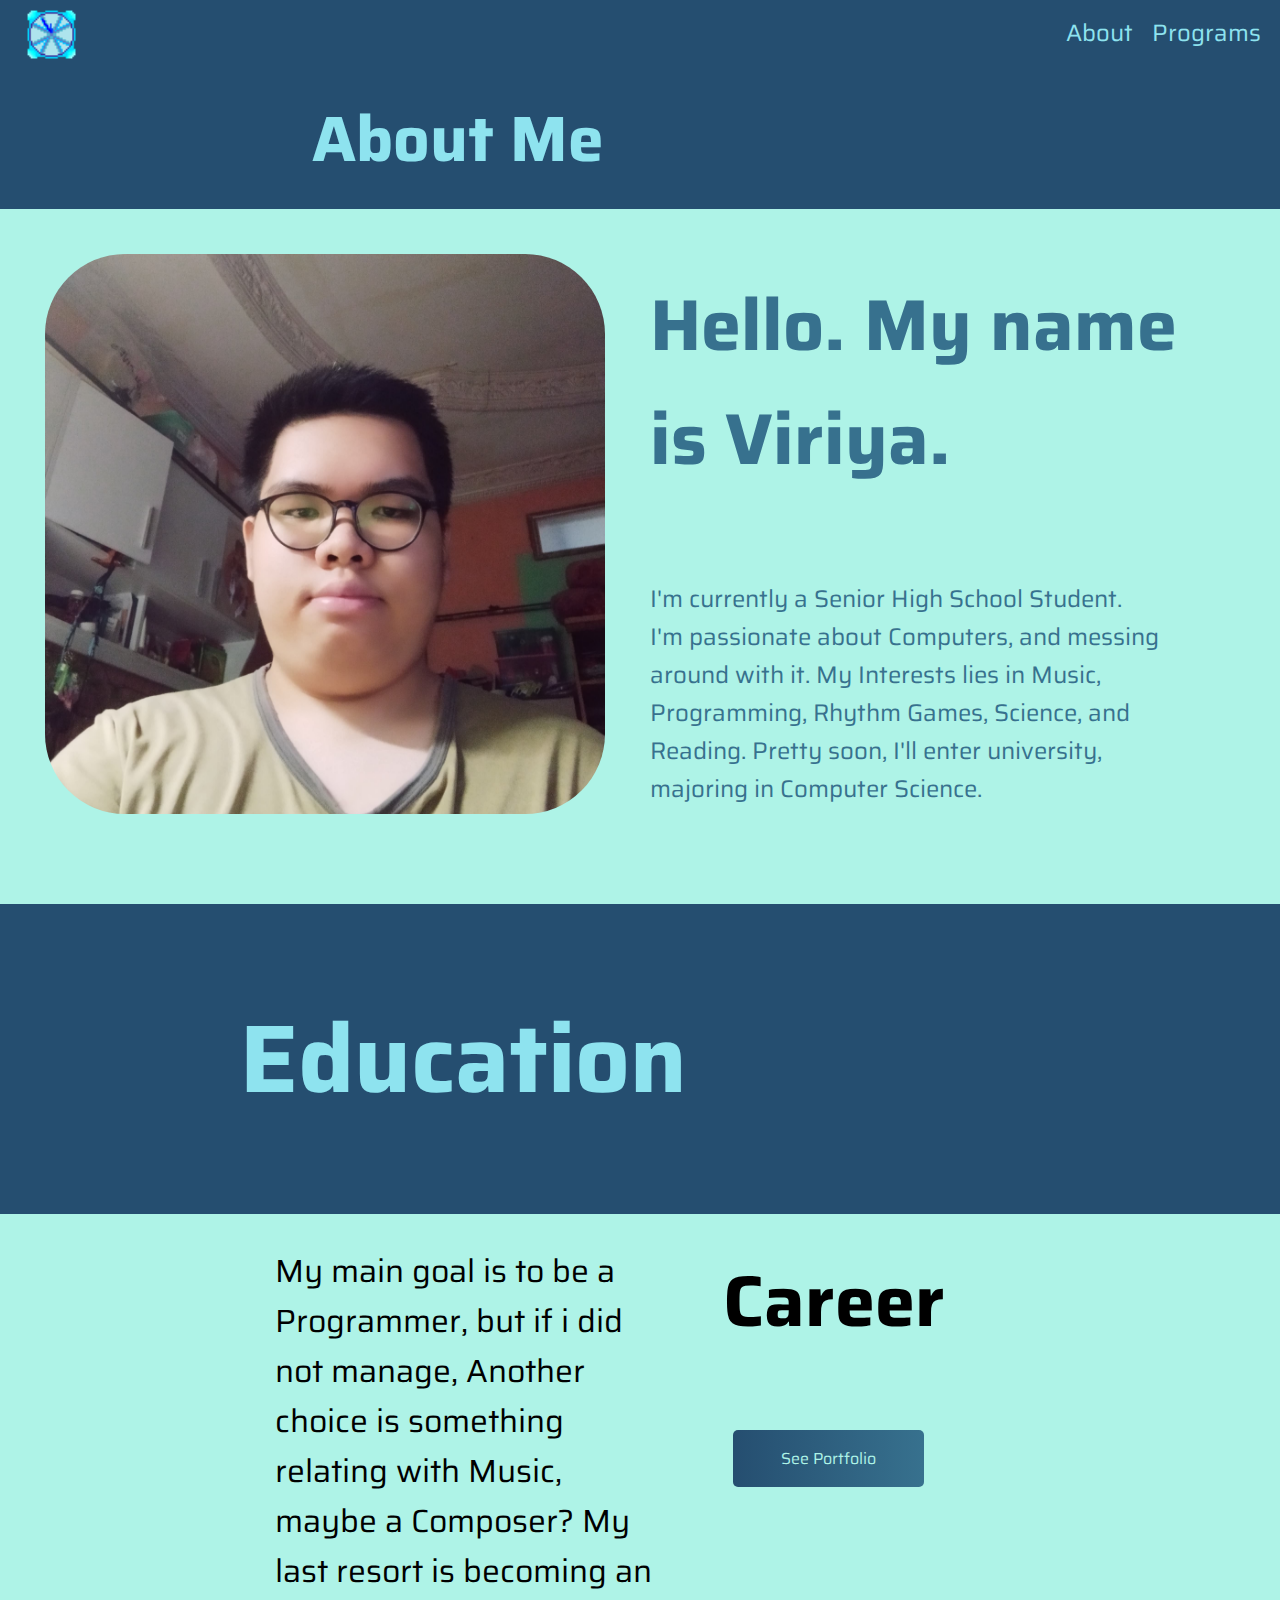
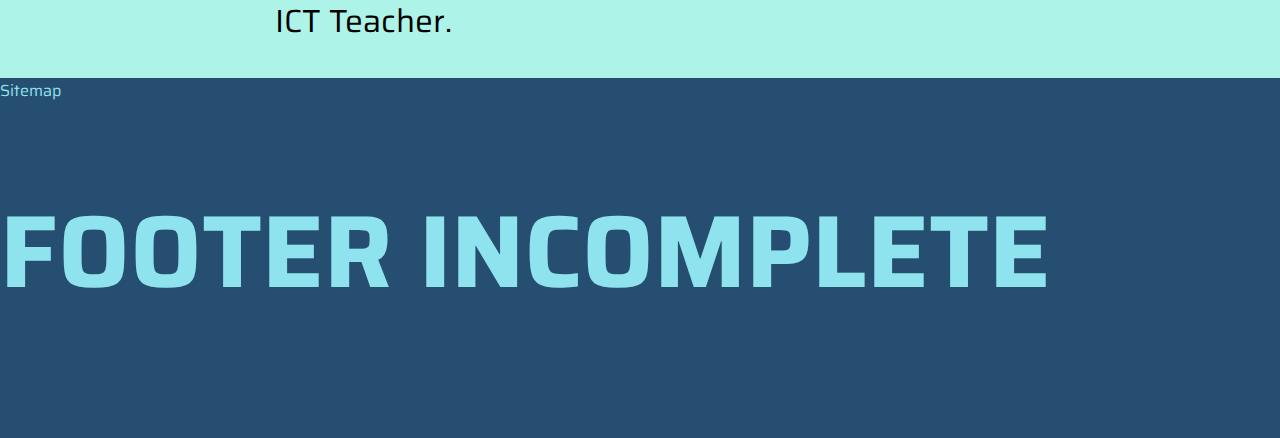
<file: index.html>
<!DOCTYPE html>
<html lang="en">
<head>
  <meta charset="UTF-8">
  <meta name="viewport" content="width=device-width, initial-scale=1.0">
  <title>Viriya's Portfolio</title>
  <link rel="preconnect" href="https://fonts.googleapis.com">
  <link rel="preconnect" href="https://fonts.gstatic.com" crossorigin>
  <link href="https://fonts.googleapis.com/css2?family=Saira:ital,wght@0,100..900;1,100..900&display=fallback" rel="stylesheet">
  <link rel="stylesheet" href="assets/css/indexCSS.css" media="screen and (orientation: landscape)">
  <link rel="icon" href="assets/images/favicon.ico">
  <link rel="script" href="assets/js/indexJS.js">
</head>
<body>
  <embed type="text/html" src="assets/header-nav.html">

  <div class="spacer"></div>

  <div class="contentBody">
    <div class="pageTitle"><h1 class="title">About Me</h1></div>
    <div class="introduction">
      <div class="selfPhoto"><img src="assets/images/selfPhoto.jpg" alt="This is supposed to be an image of myself" class="selfie"></div>
      <div class="introName"><h2>Hello. My name is Viriya.</h2></div>
      <div class="introStatus"><p>I'm currently a Senior High School Student.<br>I'm passionate about Computers, and messing around with it. My Interests lies in Music, Programming, Rhythm Games, Science, and Reading. Pretty soon, I'll enter university, majoring in Computer Science.</p></div>
    </div>
    <div class="education">
      <h2 class="educationTitle">Education</h2>
      <div class="educations">
        <div class="jhs">
          <div class="juniorHighSchoolName"></div>
          <div class="juniorHighSchoolActivities"></div>
        </div>
        <div class="shs">
          <div class="seniorHighSchoolName"></div>
          <div class="seniorHighSchoolActivities"></div>
        </div>
        <div class="uni">
          <div class="universityName"></div>
          <div class="universityActivities"></div>
        </div>
      </div>
    </div>
    <div class="careerPath">
      <div class="careerChoices"><p>My main goal is to be a Programmer, but if i did not manage, Another choice is something relating with Music, maybe a Composer? My last resort is becoming an ICT Teacher.</p></div>
      <div class="careerTitle"><h2 style="margin: 30px 0;">Career</h2></div>
      <div class="Button"><a href="portfolio/portfolio.html">See Portfolio</a></div>
    </div>
  </div>

  <footer>
    <a href="sitemap.xml">Sitemap</a>
    <h1>FOOTER INCOMPLETE</h1>
  </footer>
</body>
</html>
</file>
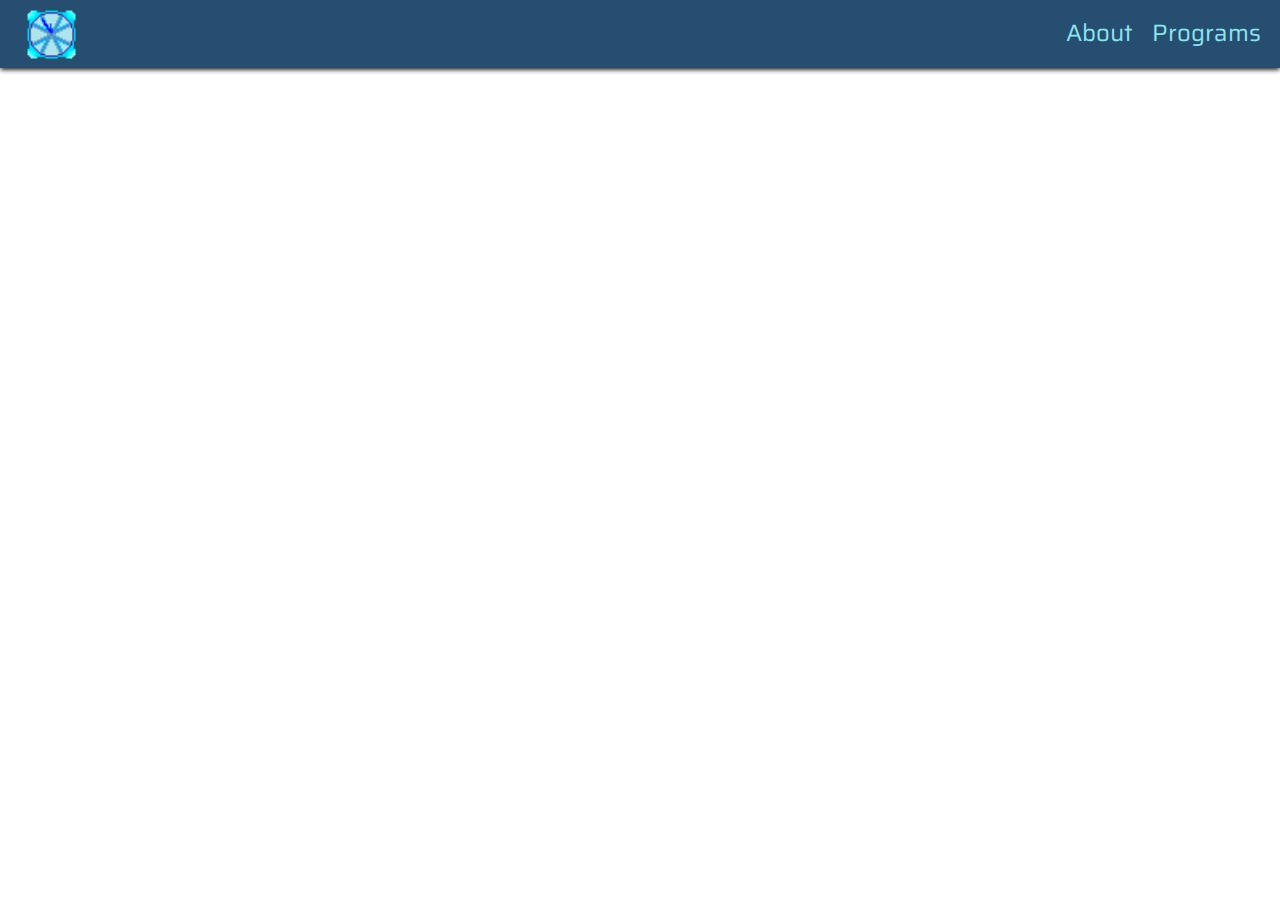
<file: portfolio.html>
<!DOCTYPE html>
<html lang="en">
<head>
  <meta charset="UTF-8">
  <meta name="viewport" content="width=device-width, initial-scale=1.0">
  <title>Portfolio</title>
  <link rel="stylesheet" href="assets/css/stylesheet.css">
  <link rel="icon" href="../images/favicon.ico">
  <link rel="script" href="assets/js/js.js">
</head>
<body>
  <embed type="text/html" src="../assets/header-nav.html">
</body>
</html>
</file>
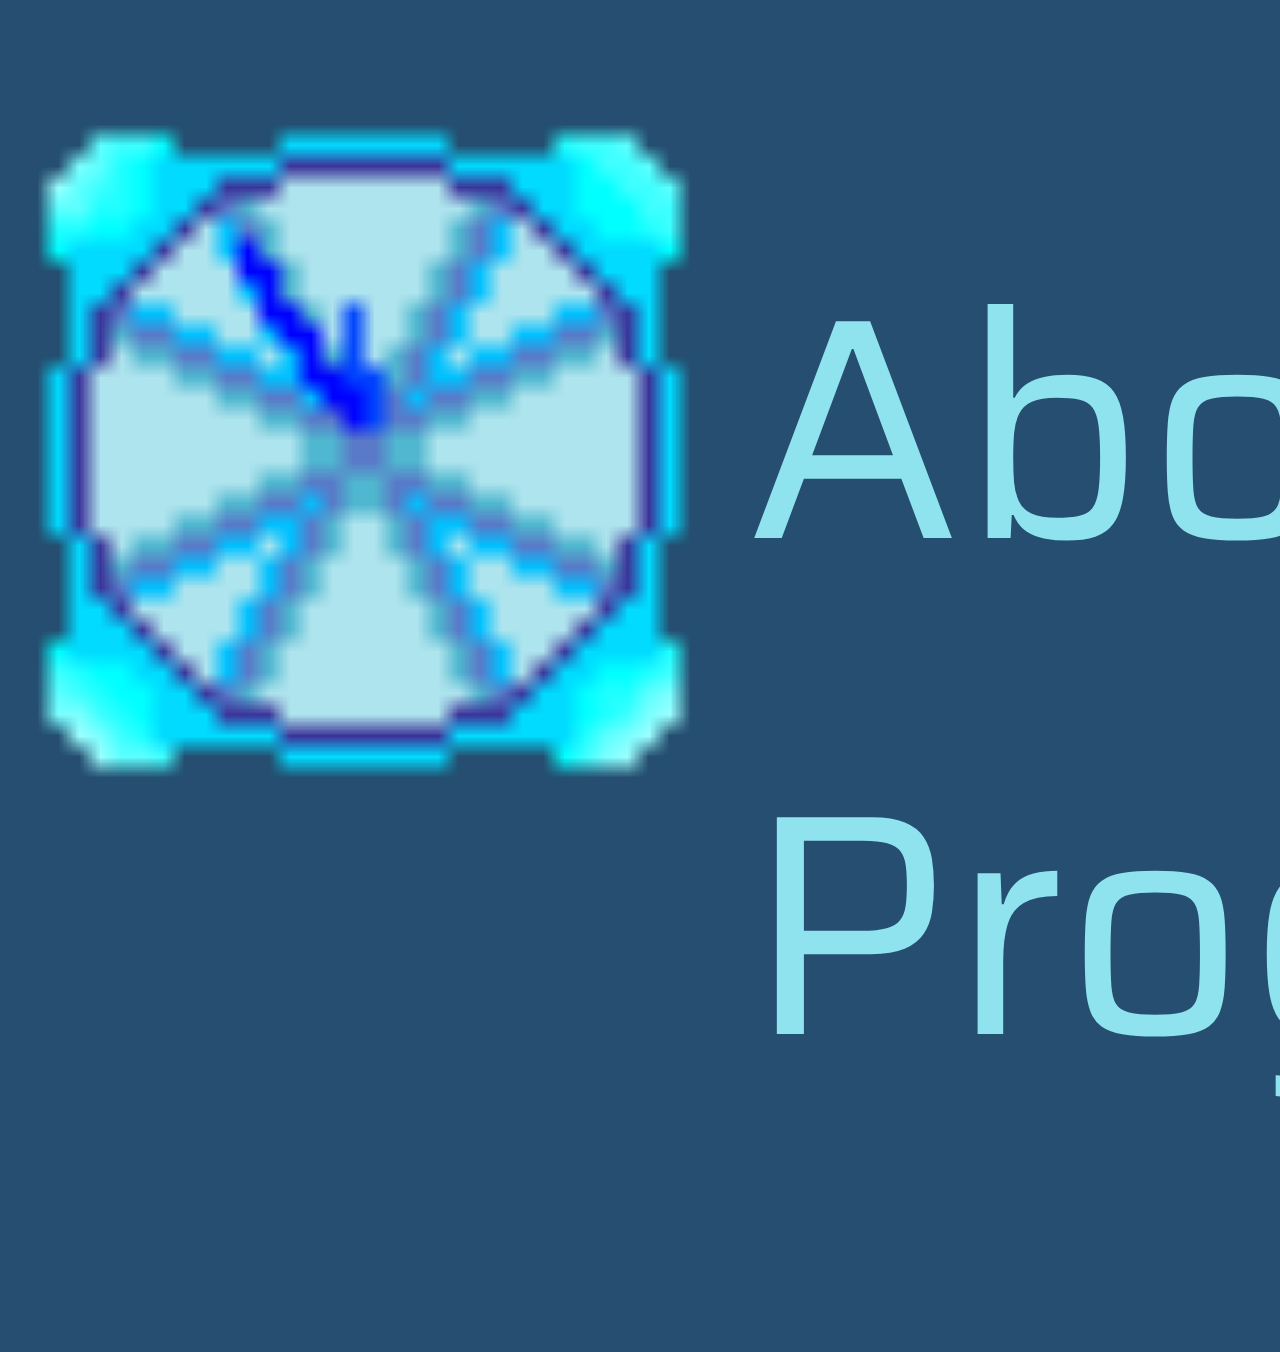
<file: assets/header-nav.html>
<!DOCTYPE html>
<html lang="en">
<head>
  <meta charset="UTF-8">
  <meta name="viewport" content="width=device-width, initial-scale=1.0">
  <link rel="preconnect" href="https://fonts.googleapis.com">
  <link rel="preconnect" href="https://fonts.gstatic.com" crossorigin>
  <link href="https://fonts.googleapis.com/css2?family=Saira:ital,wght@0,100..900;1,100..900&display=fallback" rel="stylesheet">
  <style>
  :root{
    font-family: "Saira", serif;
    font-optical-sizing: auto;
    font-weight: 400;
    font-style: normal;
    font-variation-settings:
      "wdth" 100;
    --missingColour: #FF0FF0;
    --missingBackground: #00F00F;
  }
  
  body {
    margin: 0;
    --mainBackgroundColour: #254E70;
    --mainTextColour: #8EE3EF;
    --contrast: #C33C54;
  }
  
  nav {
    display: grid;
    grid-template-columns: 1fr 1fr;
    grid-template-rows: 1fr;
    gap: 0px 0px;
    grid-auto-flow: row;
    grid-template-areas:
      ". navbarLinks";
    width: 100%;
    height: 100%;
    background-color: var(--mainBackgroundColour);
  }
  
  .navbarLinks {
    justify-self: right;
    font-size: 35vh;
    padding: 20vh 1vw;
  }
  
  .navbarLinks a {
    color: var(--mainTextColour);
    text-decoration: none;
    margin: 0 0.5vw;
    transition: font-size 350ms ease-in-out;
  }
  
  .navbarLinks a:hover {
    font-size: 37.5vh;
  }
  
  .navbarImage {
    height: 75vh;
    padding: 12.5vh 2vw;
  }
  </style>
</head>
<body>
  <nav>
    <img src="images/navbarIcon.png" class="navbarImage"> <!--Temporary Placeholder-->
    <div class="navbarLinks">
      <a href="../index.html" target="_parent">About</a>
      <a href="../programs/program.html" target="_parent">Programs</a>
    </div>
  </nav>
</body>
</html>
</file>
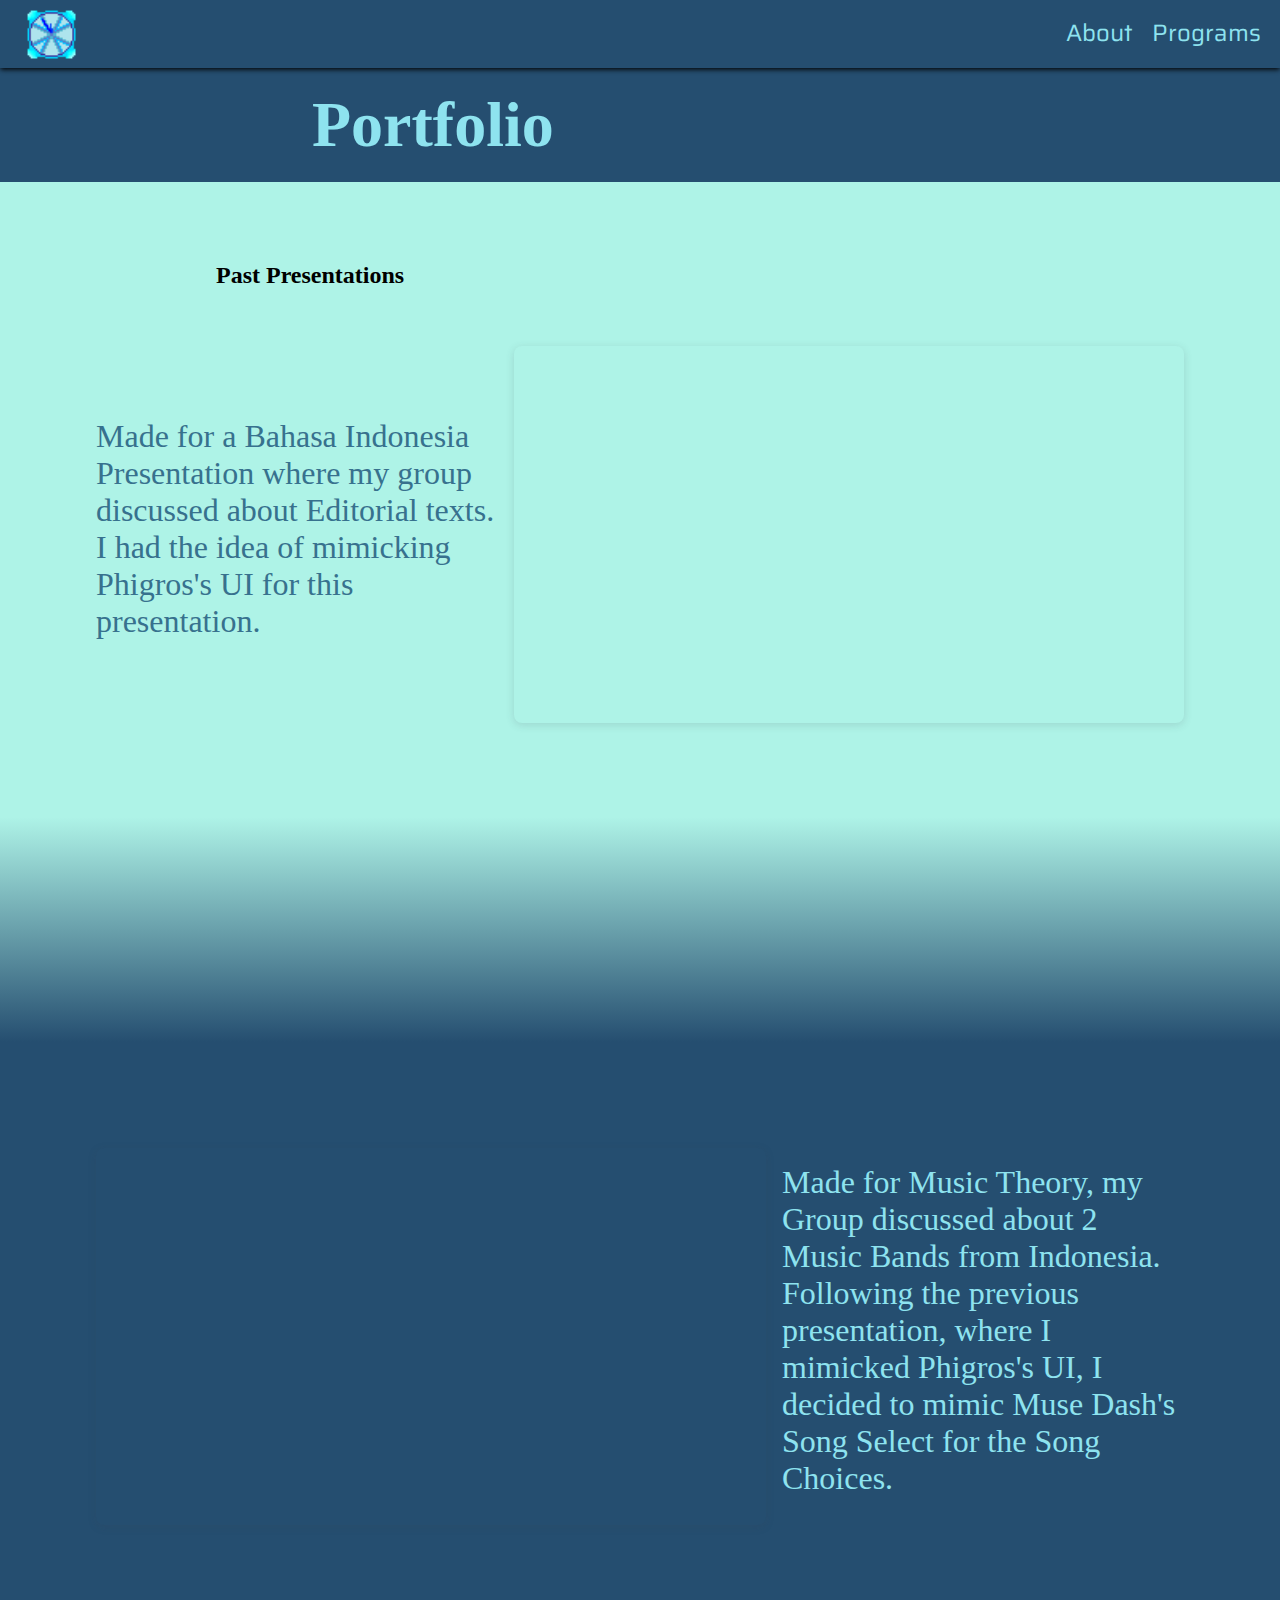
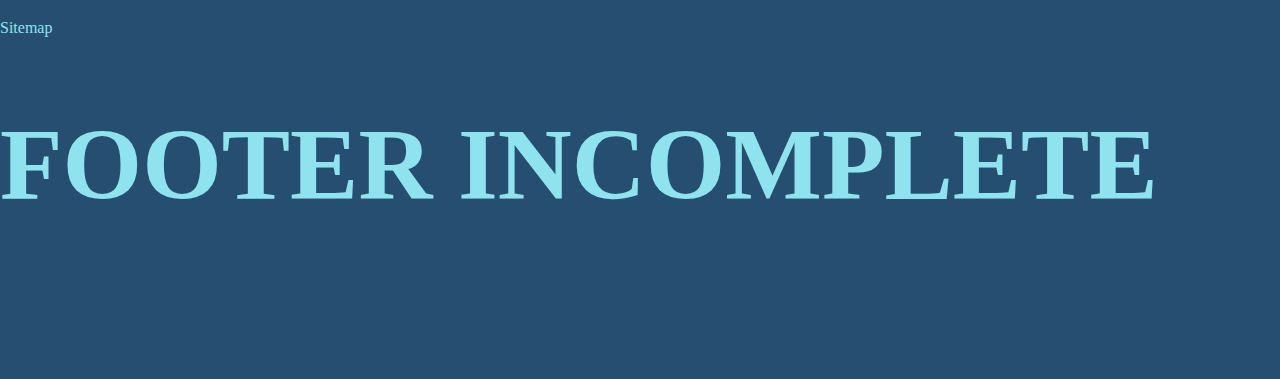
<file: portfolio/portfolio.html>
<!DOCTYPE html>
<html lang="en">
<head>
  <meta charset="UTF-8">
  <meta name="viewport" content="width=device-width, initial-scale=1.0">
  <title>Portfolio</title>
  <link rel="stylesheet" href="css/stylesheet.css">
  <link rel="icon" href="../assets/images/favicon.ico">
  <link rel="script" href="assets/js/js.js">
</head>
<body>
  <embed type="text/html" src="../assets/header-nav.html">
  <div class="spacer"></div>
  <div class="contentBody">
    <div class="pageTitle"><h1 class="title">Portfolio</h1></div>
    <section class="pastPresentations">
      <h2 class="presentationSectionTitle">Past Presentations</h2>
      <div class="presentation1">
        <div class="p1Text">
          <p>Made for a Bahasa Indonesia Presentation where my group discussed about Editorial texts.<br>I had the idea of mimicking Phigros's UI for this presentation.</p>
        </div>
        <div class="p1Content">
          <iframe loading="lazy" style="position: absolute; width: 100%; height: 100%; top: 0; left: 0; border: none; padding: 0;margin: 0;" src="https://www.canva.com/design/DAGSPe5K258/RzPqJr3PX150fj-L9GlQ1Q/view?embed" allowfullscreen="allowfullscreen" allow="fullscreen">
          </iframe>
        </div>
      </div>
      <div class="transition1-2"></div>
      <div class="presentation2">
        <div class="p2Content">
          <iframe loading="lazy" style="position: absolute; width: 100%; height: 100%; top: 0; left: 0; border: none; padding: 0;margin: 0;" src="https://www.canva.com/design/DAGSYxU98D8/b504m_1cuFfrbAqXmQT_YA/view?embed" allowfullscreen="allowfullscreen" allow="fullscreen">
          </iframe>
        </div>
        <div class="p2Text">
          <p>Made for Music Theory, my Group discussed about 2 Music Bands from Indonesia.<br>Following the previous presentation, where I mimicked Phigros's UI, I decided to mimic Muse Dash's Song Select for the Song Choices.</p>
        </div>
      </div>
      <!-- <div class="transition2-3"></div>
      <div class="presentation3">
        <div class="p3Text">
          <p>This Presentation was used in a Webinar my class held. I was in the Logistics & Operation team.</p>
        </div>
        <div class="p3Content">
          <iframe loading="lazy" style="position: absolute; width: 100%; height: 100%; top: 0; left: 0; border: none; padding: 0;margin: 0;" src="https://www.canva.com/design/DAGSkC-RKec/AAKbLCyvqlncS6hRtQwTTg/view?embed" allowfullscreen="allowfullscreen" allow="fullscreen">
          </iframe>
        </div>
      </div> -->
      <!-- <p>to be stylised properly</p> -->
      <!-- <iframe src="https://1drv.ms/p/c/6372d96ea88ba33e/IQQJktNZYLqkQ7emww_JtohgATOuqlyhbZvU9Z5IJSzBOgs" width="402" height="327" frameborder="0" scrolling="no"></iframe>
      <iframe src="https://1drv.ms/p/c/6372d96ea88ba33e/IQQnbmeNdns9Qrbs_CHi43jXAV7zzSTvJ-pNoQEokJExyJw" width="402" height="327" frameborder="0" scrolling="no"></iframe>
      <iframe src="https://1drv.ms/p/c/6372d96ea88ba33e/IQTMOH9UjvNxQZf-B1y6uVJuAQxc1UZV0QXDoeLMHgiUN0A" width="402" height="327" frameborder="0" scrolling="no"></iframe>
      <iframe src="https://1drv.ms/p/c/6372d96ea88ba33e/IQSG81GwekzPSbpZcQvQTOO6AZHad4BV_FgwMSmz3d6x9oY" width="402" height="327" frameborder="0" scrolling="no"></iframe>
      <iframe src="https://1drv.ms/p/c/6372d96ea88ba33e/IQTC98ffvf82SoZShFmYRIV-AWXMI0k8bJqfm51im72pnsY" width="402" height="327" frameborder="0" scrolling="no"></iframe>
      <iframe src="https://1drv.ms/p/c/6372d96ea88ba33e/IQTiki9XPPngRKbopApmd5wUATSlgORBpAMCIrsmnomg_5M" width="402" height="327" frameborder="0" scrolling="no"></iframe>
      <iframe src="https://1drv.ms/p/c/6372d96ea88ba33e/IQTprt4MAj_7QLJD0s2yxy03AZFbOqFRDLuUdeIZpb2xpUQ" width="402" height="327" frameborder="0" scrolling="no"></iframe>
      <iframe src="https://1drv.ms/p/c/6372d96ea88ba33e/IQRfvo_s1eYvS4x1G-O45gBGAaNRmSusmtQC7t4xnOLkM8s" width="402" height="327" frameborder="0" scrolling="no"></iframe>
      <iframe src="https://1drv.ms/p/c/6372d96ea88ba33e/IQRqqpKQEvImQo2xHHOUFy7iAYQ89DuVCVUpwFos9HMBsuA" width="402" height="327" frameborder="0" scrolling="no"></iframe>
      <iframe src="https://1drv.ms/p/c/6372d96ea88ba33e/IQQnVwySTJ12SJV-B-oK_82QAZ3H0_cNzH9cuJH2VEwT3TM" width="402" height="327" frameborder="0" scrolling="no"></iframe>
      <iframe src="https://1drv.ms/p/c/6372d96ea88ba33e/IQR2qXBA1u44SoYjOwwy2f3uAYyBS9XQXgFZMOKoGRm7iQw" width="402" height="327" frameborder="0" scrolling="no"></iframe>
      <iframe src="https://1drv.ms/p/c/6372d96ea88ba33e/IQTD_59soMzlTYydIIDuGa37AcTsupOT2InGcp7gvxXBWeE" width="402" height="327" frameborder="0" scrolling="no"></iframe>
      <iframe src="https://1drv.ms/p/c/6372d96ea88ba33e/IQTD_59soMzlTYydIIDuGa37AcTsupOT2InGcp7gvxXBWeE" width="402" height="327" frameborder="0" scrolling="no"></iframe>
      <iframe src="https://1drv.ms/p/c/6372d96ea88ba33e/IQSPdEEqfqYvRLnqEeKuZSESAdgmaShWq84GRez-NGlNIVs" width="402" height="327" frameborder="0" scrolling="no"></iframe>
      <iframe src="https://1drv.ms/p/c/6372d96ea88ba33e/IQQr9y7D36x8T5xp-PqMKfyfAcPzsvl00ppbRgYksDvSyQg" width="402" height="327" frameborder="0" scrolling="no"></iframe> -->
    </div>
  </div>

  <footer>
    <a href="sitemap.xml">Sitemap</a>
    <h1>FOOTER INCOMPLETE</h1>
  </footer>
</body>
</html>
</file>
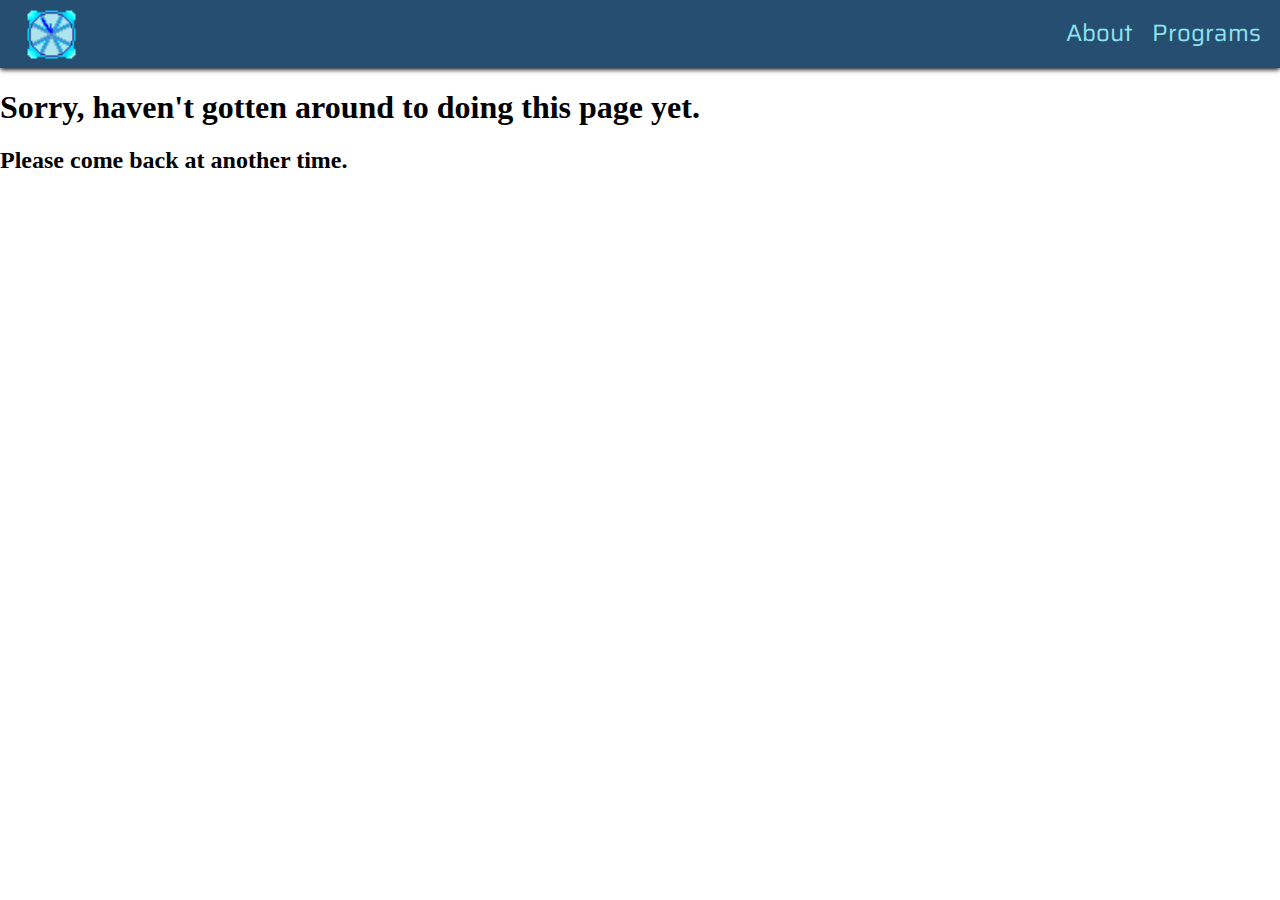
<file: programs/program.html>
<!DOCTYPE html>
<html lang="en">
<head>
  <meta charset="UTF-8">
  <meta name="viewport" content="width=device-width, initial-scale=1.0">
  <title>Programs I've Made</title>
  <link rel="stylesheet" href="css/stylesheet.css">
  <link rel="icon" href="../assets/images/favicon.ico">
  <link rel="script" href="assets/js/js.js">
</head>
<body>
  <embed type="text/html" src="../assets/header-nav.html">
  <div class="spacer"></div>
  <h1>Sorry, haven't gotten around to doing this page yet.</h1>
  <h2>Please come back at another time.</h2>
</body>
</html>
</file>
<file: assets/css/indexCSS.css>
:root{
  font-family: "Saira", serif;
  font-optical-sizing: auto;
  font-weight: 400;
  font-style: normal;
  font-variation-settings:
    "wdth" 100;
  --missingColour: #FF0FF0;
  --missingBackground: #00F00F;
  font-size: 16px;
}

body {
  --mainBackgroundColour: #254E70;
  --mainTextColour: #8EE3EF;
  --secondaryBackgroundColour: #AEF3E7;
  --secondaryTextColour: #37718E;
  --contrast: #C33C54;
  margin: 0;
}

embed{
  width: 100vw;
  height: clamp(65px, 7.5dvh, 100px);
  position: fixed;
  z-index: 999;
}

.spacer {
  height: clamp(65px, 7.5dvh, 100px);
  background-color: var(--mainBackgroundColour, #00F00F);
}

.contentBody {
  display: grid;
  gap: 0px 0px;
  grid-auto-flow: row;
  grid-template-areas:
    "pageTitle"
    "introduction"
    "education"
    "careerPath";
}

.pageTitle {
  justify-self: center;
  grid-area: pageTitle;
  width: 100%;
  height: max-content;
  color: var(--mainTextColour, #FF0FF0);
  background-color: var(--mainBackgroundColour, #00F00F);
}

.title {
  position: relative;
  font-size: 4rem;
  left: calc(25vw - 0.5rem);
  width: max-content;
  margin: 1.25rem 0;
}

.introduction {
  display: grid;
  grid-template-columns: 1fr 1fr;
  grid-template-rows: 1fr 1fr;
  gap: 0px 0px;
  grid-auto-flow: row;
  grid-template-areas:
  "selfPhoto introName"
  "selfPhoto introStatus";
  justify-self: center;
  grid-area: introduction;
  width: 100%;
  background-color: var(--secondaryBackgroundColour);
}

.selfPhoto {
  justify-self: end;
  display: flex;
  justify-content: end;
  grid-area: selfPhoto;
  max-width: 43.75vw;
  height: max-content;
  margin: 5vh;
}

.selfie {
  max-width: 43.75vw;
  height: 35rem;
  object-fit: cover;
  aspect-ratio: 1 / 1;
  border-radius: 5rem;
}

.introName {
  justify-self: start;
  display: flex;
  align-content: end;
  grid-area: introName;
  width: 87.5%;
  color: var(--secondaryTextColour);
  font-size: 3rem;
}

.introStatus {
  justify-self: start;
  align-self: start;
  grid-area: introStatus;
  width: 87.5%;
  color: var(--secondaryTextColour);
  font-size: 1.5rem;
}

.education {
  justify-self: center;
  grid-area: education;
  width: 100%;
  background-color: var(--mainBackgroundColour);
}

.educationTitle {
  color: var(--mainTextColour);
  position: relative;
  width: max-content;
  left: 18.75%;
  font-size: 6rem;
}

.educations {
  display: grid;
  grid-template-columns: 1fr 1fr 1fr;
  grid-template-rows: 1fr;
  gap: 0px 2%;
  grid-auto-flow: row;
  grid-template-areas:
    "jhs shs uni";
}

.jhs {
  display: grid;
  grid-template-columns: 1fr;
  grid-template-rows: 1fr 1fr;
  gap: 0px 0px;
  grid-auto-flow: row;
  grid-template-areas:
    "juniorHighSchoolName"
    "juniorHighSchoolActivities";
  grid-area: jhs;
}

.juniorHighSchoolName { grid-area: juniorHighSchoolName; }

.juniorHighSchoolActivities { grid-area: juniorHighSchoolActivities; }

.shs {  display: grid;
  grid-template-columns: 1fr;
  grid-template-rows: 1fr 1fr;
  gap: 0px 0px;
  grid-auto-flow: row;
  grid-template-areas:
    "seniorHighSchoolName"
    "seniorHighSchoolActivities";
  grid-area: shs;
}

.seniorHighSchoolName { grid-area: seniorHighSchoolName; }

.seniorHighSchoolActivities { grid-area: seniorHighSchoolActivities; }

.uni {  display: grid;
  grid-template-columns: 1fr;
  grid-template-rows: 1fr 1fr;
  gap: 0px 0px;
  grid-auto-flow: row;
  grid-template-areas:
    "universityName"
    "universityActivities";
  grid-area: uni;
}

.universityName { grid-area: universityName; }

.universityActivities { grid-area: universityActivities; }

.educationBackground {
  color: var(--mainTextColour);
  position: relative;
  width: 87.5%;
  left: 6.25%;
  text-indent: 6.25%;
  font-size: 3rem;
  word-wrap: break-word;
}

.careerPath {  
  display: grid;
  grid-template-columns: 1.3fr 1fr;
  grid-template-rows: 1fr 1fr;
  gap: 0px 0px;
  grid-auto-flow: row;
  grid-template-areas:
    "careerChoices careerTitle"
    "careerChoices Button";
  justify-self: center;
  grid-area: careerPath;
  width: 100%;
  background-color: var(--secondaryBackgroundColour);
}

.careerChoices {
  justify-self: end;
  grid-area: careerChoices;
  width: 30vw;
  font-size: 2rem;
  margin-right: 5vw;
}

.careerTitle {
  justify-self: start;
  grid-area: careerTitle;
  font-size: 3rem;
}

.Button {
  position: relative;
  justify-self: start;
  grid-area: Button;
  width: max-content;
  height: max-content;
  left: 10px;
}

.Button a {
  padding: 1rem 3rem;
  background: linear-gradient(to right, #254E70, #37718E);
  border-radius: 5px;
  z-index: 0;
  cursor: pointer;
  color: var(--secondaryBackgroundColour);
  transition: border-radius 250ms ease-in-out, font-size 400ms ease-in-out;
  text-decoration: none;
}

.Button a:hover {
  border-radius: 15px;
  font-size: 125%;
}

footer {
  background-color: var(--mainBackgroundColour);
  height: 40vh;
}

footer a {
  text-decoration: none;
  color: var(--mainTextColour);
}

footer h1 {
  font-size: 8vw;
  color: var(--mainTextColour);
}
</file>
<file: assets/css/stylesheet.css>
body{
  margin: 0;
}

embed{
  width: 100vw;
  height: clamp(65px, 7.5dvh, 100px);
  box-shadow: 0 0.25dvh clamp(5px, 0.1rem, 25px) 0.01rem #000000;
  position: fixed;
}
</file>
<file: portfolio/css/stylesheet.css>
:root{
  font-family: "Saira", serif;
  font-optical-sizing: auto;
  font-weight: 400;
  font-style: normal;
  font-variation-settings:
    "wdth" 100;
  --missingColour: #FF0FF0;
  --missingBackground: #00F00F;
  font-size: 16px;
}

body {
  --mainBackgroundColour: #254E70;
  --mainTextColour: #8EE3EF;
  --secondaryBackgroundColour: #AEF3E7;
  --secondaryTextColour: #37718E;
  --contrast: #C33C54;
  margin: 0;
}

embed{
  width: 100vw;
  height: clamp(65px, 7.5dvh, 100px);
  box-shadow: 0 0.25dvh clamp(5px, 0.1rem, 25px) 0.01rem #000000;
  position: fixed;
  z-index: 999;
}

.spacer {
  height: clamp(65px, 7.5dvh, 100px);
  background-color: var(--mainBackgroundColour, #00F00F);
}

.contentBody {  display: grid;
  gap: 0px 0px;
  grid-auto-flow: row;
  grid-template-areas:
    "pageTitle"
    "pastPresentations";
}

.pageTitle {
  justify-self: center;
  grid-area: pageTitle;
  width: 100%;
  height: max-content;
  color: var(--mainTextColour, #FF0FF0);
  background-color: var(--mainBackgroundColour, #00F00F);
}

.title {
  position: relative;
  font-size: 4rem;
  left: calc(25vw - 0.5rem);
  width: max-content;
  margin: 1.25rem 0;
}

.pastPresentations {  display: grid;
  gap: 0px 0px;
  grid-auto-flow: row;
  grid-template-areas:
    "presentationSectionTitle"
    "presentation1"
    "transition1-2"
    "presentation2"
    "transition2-3"
    "presentation3";
  grid-area: pastPresentations;
}

.presentationSectionTitle {
  grid-area: presentationSectionTitle;
  padding: 5rem calc(7.5rem + 7.5%) 2rem;
  margin: 0;
  background-color: var(--secondaryBackgroundColour);
}

.presentation1 {  display: grid;
  grid-template-columns: 0.75fr 1.25fr;
  grid-template-rows: 1fr;
  gap: 0px 1rem;
  grid-auto-flow: row;
  grid-template-areas:
    "p1Text p1Content";
  grid-area: presentation1;
  background-color: var(--secondaryBackgroundColour);
  padding: 0 7.5% 5rem;
}

.p1Text {
  grid-area: p1Text;
  color: var(--secondaryTextColour);
  align-content: center;
  font-size: 2rem;
}

.p1Content {
  grid-area: p1Content;
  position: relative;
  width: 100%;
  height: 0;
  padding-top: 56.2500%;
  padding-bottom: 0;
  box-shadow: 0 2px 8px 0 rgba(63,69,81,0.16);
  margin-top: 1.6em; 
  margin-bottom: 0.9em; 
  overflow: hidden; 
  border-radius: 8px; 
  will-change: transform;
}

.transition1-2 {
  height: 25vh;
  margin: 0; padding: 0;
  background: linear-gradient(to bottom, #AEF3E7, #254E70);
}

.presentation2 {  display: grid;
  grid-template-columns: 1.25fr 0.75fr;
  grid-template-rows: 1fr;
  gap: 0px 1rem;
  grid-auto-flow: row;
  grid-template-areas:
  "p2Content p2Text";
  grid-area: presentation2;
  background-color: var(--mainBackgroundColour);
  padding: 5rem 7.5%;
}

.p2Content {
  grid-area: p2Content;
  position: relative;
  width: 100%;
  height: 0;
  padding-top: 56.2500%;
  padding-bottom: 0;
  box-shadow: 0 2px 8px 0 rgba(63,69,81,0.16);
  margin-top: 1.6em; 
  margin-bottom: 0.9em; 
  overflow: hidden; 
  border-radius: 8px; 
  will-change: transform;
}

.p2Text {
  grid-area: p2Text;
  color: var(--mainTextColour);
  align-content: center;
  font-size: 2rem;
}

.transition2-3 {
  height: 25vh;
  margin: 0; padding: 0;
  background: linear-gradient(to top, #AEF3E7, #254E70);
}

.presentation3 {  display: grid;
  grid-template-columns: 0.75fr 1.25fr;
  grid-template-rows: 1fr;
  gap: 0px 1rem;
  grid-auto-flow: row;
  grid-template-areas:
  "p3Text p3Content";
  grid-area: presentation3;
  background-color: var(--secondaryBackgroundColour);
  padding: 5rem 7.5%;
}

.p3Text {
  grid-area: p3Text; 
  color: var(--secondaryTextColour);
  align-content: center;
  font-size: 2rem;
}

.p3Content {
  grid-area: p3Content;
  position: relative;
  width: 100%;
  height: 0;
  padding-top: 56.2500%;
  padding-bottom: 0;
  box-shadow: 0 2px 8px 0 rgba(63,69,81,0.16);
  margin-top: 1.6em; 
  margin-bottom: 0.9em; 
  overflow: hidden; 
  border-radius: 8px; 
  will-change: transform;
}

footer {
  background-color: var(--mainBackgroundColour);
  height: 40vh;
}

footer a {
  text-decoration: none;
  color: var(--mainTextColour);
}

footer h1 {
  font-size: 8vw;
  color: var(--mainTextColour);
}
</file>
<file: programs/css/stylesheet.css>
:root{
  font-family: "Saira", serif;
  font-optical-sizing: auto;
  font-weight: 400;
  font-style: normal;
  font-variation-settings:
    "wdth" 100;
  --missingColour: #FF0FF0;
  --missingBackground: #00F00F;
  font-size: 16px;
}

body {
  --mainBackgroundColour: #254E70;
  --mainTextColour: #8EE3EF;
  --secondaryBackgroundColour: #AEF3E7;
  --secondaryTextColour: #37718E;
  --contrast: #C33C54;
  margin: 0;
}

embed{
  width: 100vw;
  height: clamp(65px, 7.5dvh, 100px);
  box-shadow: 0 0.25dvh clamp(5px, 0.1rem, 25px) 0.01rem #000000;
  position: fixed;
}

.spacer {
  height: clamp(65px, 7.5dvh, 100px);
  background-color: var(--mainBackgroundColour, #00F00F);
}
</file>
